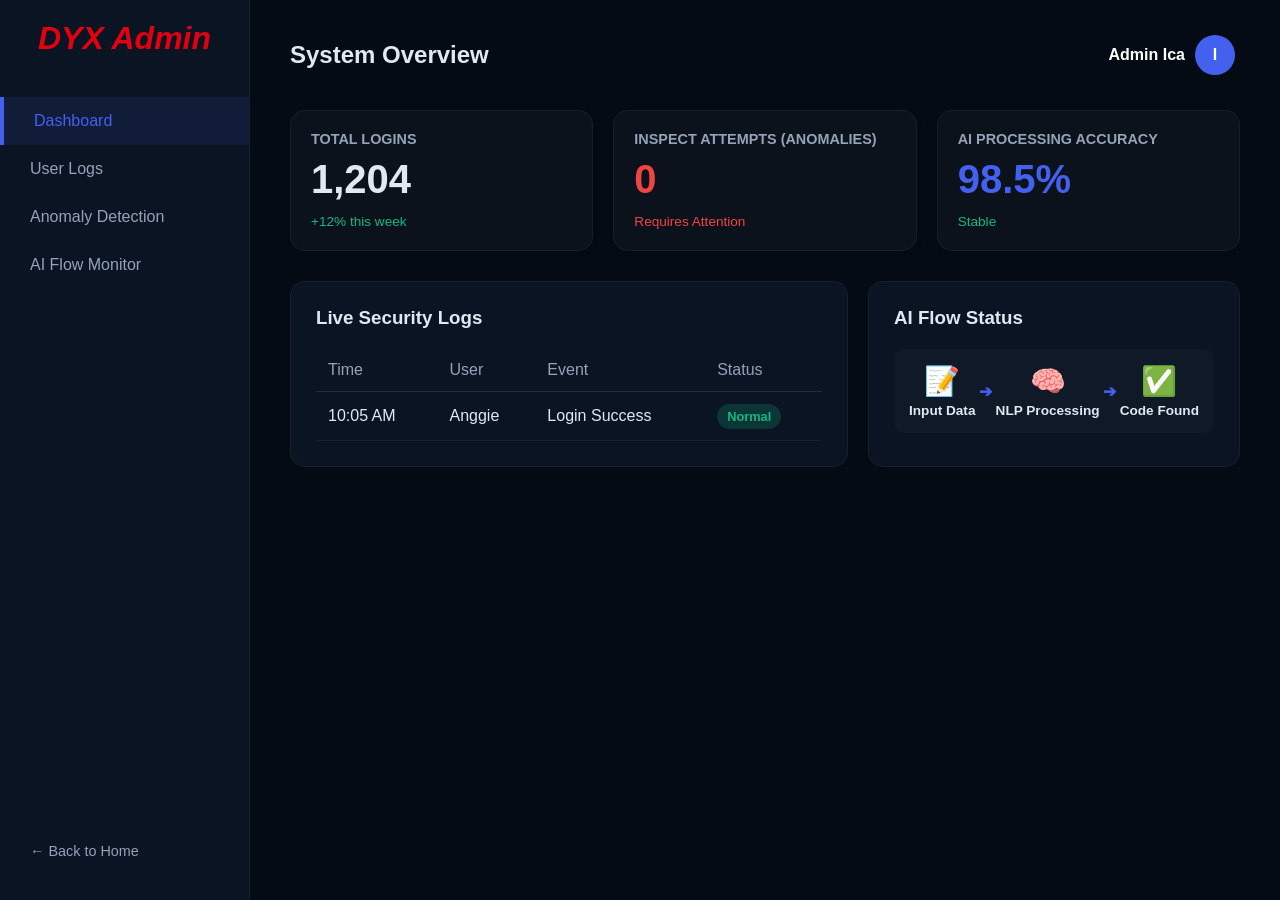
<file: Admin.html>
<!DOCTYPE html>
<html lang="id">
<head>
    <meta charset="UTF-8">
    <meta name="viewport" content="width=device-width, initial-scale=1.0">
    <title>Admin Dashboard - DYX</title>
    <link rel="stylesheet" href="Admin.css">
</head>
<body>
    <div class="admin-container">
        <aside class="sidebar">
            <div class="brand-logo">DYX Admin</div>
            <ul class="nav-links">
                <li class="active" data-target="view-dashboard"><a href="#">Dashboard</a></li>
                <li data-target="view-user-logs"><a href="#">User Logs</a></li>
                <li data-target="view-anomaly"><a href="#">Anomaly Detection</a></li>
                <li data-target="view-ai-flow"><a href="#">AI Flow Monitor</a></li>
            </ul>
            <div class="sidebar-bottom">
                <a href="home.html" class="back-btn">← Back to Home</a>
            </div>
        </aside>

        <main class="main-content">
            <header class="admin-header">
                <h2>System Overview</h2>
                
                <div class="admin-profile">
                    <div class="template">
                        <div tabindex="0" class="popup button profile-btn">
                            <div class="popup-header">
                                <span style="font-weight: 600; color: #fff; margin-right: 10px;">Admin Ica</span>
                                <div class="avatar">I</div>
                            </div>
                            <div class="popup-main">
                                <ul class="list-box">
                                    <li class="button item" onclick="window.location.href='home.html'">Back to Home</li>
                                    <hr />
                                    <li class="button item quit" id="adminLogoutBtn">Log Out</li>
                                </ul>
                            </div>
                        </div>
                    </div>
                </div>
            </header>

            <section id="view-dashboard" class="tab-section active">
                <div class="stats-grid">
                    <div class="stat-card">
                        <h3>Total Logins</h3>
                        <p class="value" id="totalLogins">1,204</p>
                        <span class="status success">+12% this week</span>
                    </div>
                    <div class="stat-card">
                        <h3>Inspect Attempts (Anomalies)</h3>
                        <p class="value text-danger" id="inspectCount">0</p>
                        <span class="status danger">Requires Attention</span>
                    </div>
                    <div class="stat-card">
                        <h3>AI Processing Accuracy</h3>
                        <p class="value text-primary">98.5%</p>
                        <span class="status success">Stable</span>
                    </div>
                </div>

                <div class="dashboard-grid">
                    <div class="card panel">
                        <h3>Live Security Logs</h3>
                        <div class="table-responsive">
                            <table>
                                <thead>
                                    <tr>
                                        <th>Time</th>
                                        <th>User</th>
                                        <th>Event</th>
                                        <th>Status</th>
                                    </tr>
                                </thead>
                                <tbody id="dashboardLogBody">
                                    <tr>
                                        <td>10:05 AM</td>
                                        <td>Anggie</td>
                                        <td>Login Success</td>
                                        <td><span class="badge success">Normal</span></td>
                                    </tr>
                                </tbody>
                            </table>
                        </div>
                    </div>

                    <div class="card panel">
                        <h3>AI Flow Status</h3>
                        <div class="ai-flow">
                            <div class="flow-step">
                                <div class="step-icon">📝</div>
                                <div class="step-text">Input Data</div>
                            </div>
                            <div class="flow-arrow">➔</div>
                            <div class="flow-step processing">
                                <div class="step-icon">🧠</div>
                                <div class="step-text">NLP Processing</div>
                            </div>
                            <div class="flow-arrow">➔</div>
                            <div class="flow-step success">
                                <div class="step-icon">✅</div>
                                <div class="step-text">Code Found</div>
                            </div>
                        </div>
                    </div>
                </div>
            </section>

            <section id="view-user-logs" class="tab-section">
                <div class="card panel">
                    <h3>Complete User Logs</h3>
                    <p style="color: #94a3b8; margin-bottom: 20px;">History of all users entering the HS Code system.</p>
                    <div class="table-responsive">
                        <table>
                            <thead>
                                <tr>
                                    <th>Date & Time</th>
                                    <th>User</th>
                                    <th>Action</th>
                                </tr>
                            </thead>
                            <tbody>
                                <tr><td>Today, 10:05 AM</td><td>Anggie</td><td>Login Success</td></tr>
                                <tr><td>Today, 09:30 AM</td><td>Aura</td><td>Login Success</td></tr>
                                <tr><td>Yesterday, 14:20 PM</td><td>Ica</td><td>Logged Out</td></tr>
                                <tr><td>Yesterday, 08:15 AM</td><td>Ica</td><td>Login Success</td></tr>
                            </tbody>
                        </table>
                    </div>
                </div>
            </section>

            <section id="view-anomaly" class="tab-section">
                <div class="card panel" style="border-color: rgba(239, 68, 68, 0.3);">
                    <h3 style="color: #ef4444;">🚨 Suspicious Activities (Inspect Element & Right-Click)</h3>
                    <div class="table-responsive">
                        <table id="anomalyTable">
                            <thead>
                                <tr>
                                    <th>Time Detected</th>
                                    <th>Target User</th>
                                    <th>Violation Type</th>
                                    <th>Action Taken</th>
                                </tr>
                            </thead>
                            <tbody id="fullAnomalyBody">
                                </tbody>
                        </table>
                    </div>
                </div>
            </section>

            <section id="view-ai-flow" class="tab-section">
                <div class="card panel">
                    <h3>Deep AI Task Complexity Monitor</h3>
                    
                    <div class="ai-flow" style="margin-bottom: 20px;">
                        <div class="flow-step">
                            <div class="step-icon">📝</div>
                            <div class="step-text">Input Data<br><small>Complex Engine Parts</small></div>
                        </div>
                        <div class="flow-arrow">➔</div>
                        <div class="flow-step processing">
                            <div class="step-icon">🧠</div>
                            <div class="step-text">NLP Processing<br><small>Extracting Keywords...</small></div>
                        </div>
                        <div class="flow-arrow">➔</div>
                        <div class="flow-step success">
                            <div class="step-icon">✅</div>
                            <div class="step-text">HS Code Found<br><small>8409.99.10</small></div>
                        </div>
                    </div>
                    
                    <div class="ai-flow">
                        <div class="flow-step">
                            <div class="step-icon">📝</div>
                            <div class="step-text">Input Data<br><small>Ambiguous text: "Gigi"</small></div>
                        </div>
                        <div class="flow-arrow">➔</div>
                        <div class="flow-step processing">
                            <div class="step-icon">🧠</div>
                            <div class="step-text">Neural Net<br><small>Low Confidence...</small></div>
                        </div>
                        <div class="flow-arrow">➔</div>
                        <div class="flow-step error">
                            <div class="step-icon">❌</div>
                            <div class="step-text">Manual Review<br><small>Needs Human</small></div>
                        </div>
                    </div>
                </div>
            </section>

        </main>
    </div>

    <script src="Admin.js"></script>
</body>
</html>
</file>
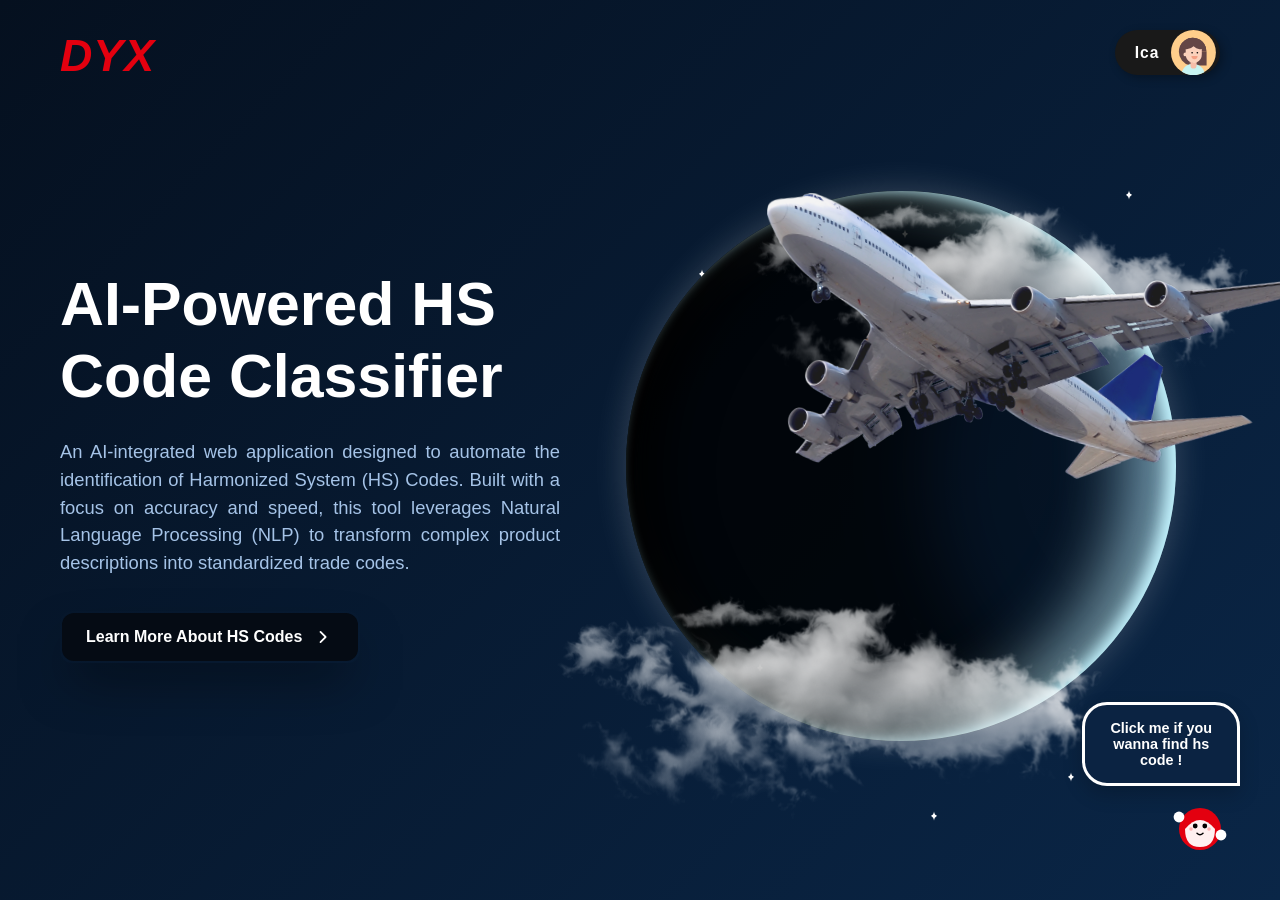
<file: home.html>
<!DOCTYPE html>
<html lang="id">
<head>
    <meta charset="UTF-8">
    <meta name="viewport" content="width=device-width, initial-scale=1.0">
    <title>Home - HS Code System</title>
    <link rel="stylesheet" href="home.css">
</head>
<body>
    <div class="home-container">
        
        <header class="navbar">
            <div class="brand-logo">DYX</div>
            
            <div style="position: relative; z-index: 999;">
                <div class="template">
                    <div
                        tabindex="0"
                        class="popup button"
                        style="padding:0 0.225rem 0; border-radius: 30px; background-color: #191919; box-shadow: 3px 3px 10px rgba(0,0,0,0.3);"
                    >
                        <div class="popup-header">
                            <p id="navUserName" style="letter-spacing: 1px; font-weight: 600; padding: 0.625rem 0.5rem 0.625rem 1rem; color: #fff;">
                                Ica
                            </p>

                            <svg height="45" width="45" viewBox="0 0 1024 1024" class="icon">
                                <path fill="#FFCE8B" d="M1021.103385 510.551692A510.551692 510.551692 0 1 1 510.551692 0a510.551692 510.551692 0 0 1 510.551693 510.551692"></path>
                                <path fill="#644646" d="M809.99026 493.192935v315.26567H494.979866a317.052601 317.052601 0 0 1-66.626996-7.147724V493.192935z"></path>
                                <path d="M494.979866 808.458605h-66.626996v-7.147724a317.052601 317.052601 0 0 0 66.626996 7.147724"></path>
                                <path fill="#644646" d="M809.99026 493.192935H428.35287v308.117946A315.010394 315.010394 0 0 1 178.693092 493.192935a310.670705 310.670705 0 0 1 21.953723-115.639958A314.755118 314.755118 0 0 1 494.979866 178.693092a308.373222 308.373222 0 0 1 82.96465 11.232138 313.989291 313.989291 0 0 1 232.045744 304.033532"></path>
                                <path fill="#C7F4F1" d="M758.935091 959.581906a510.551692 510.551692 0 0 1-512.338624-9.18993 268.55019 268.55019 0 0 1 512.338624 9.18993"></path>
                                <path fill="#F7BEA9" d="M581.263102 727.02561v86.793788a68.924478 68.924478 0 0 1-137.593681 0v-91.133477a184.309161 184.309161 0 0 0 74.285271 15.571826 178.693092 178.693092 0 0 0 63.30841-11.232137"></path>
                                <path fill="#FBD1BB" d="M700.987474 390.572045v163.121266a195.796574 195.796574 0 0 1-119.724372 183.798609 172.566472 172.566472 0 0 1-137.593681-4.850241 197.072953 197.072953 0 0 1-108.747511-178.693093v-163.376541a189.92523 189.92523 0 0 1 183.032782-195.796574 176.39561 176.39561 0 0 1 129.424854 57.437065 201.667919 201.667919 0 0 1 53.607928 138.359509"></path>
                                <path fill="#FBD1BB" d="M370.405253 553.182759a43.396894 43.396894 0 1 1-43.396894-41.099411 42.37579 42.37579 0 0 1 43.396894 41.099411"></path>
                                <path fill="#F49F83" d="M605.769583 590.963584v2.042207a70.966685 70.966685 0 1 1-141.93337 0v-2.042207"></path>
                                <path fill="#030303" d="M499.064279 517.699416a18.890413 18.890413 0 1 1-18.890412-18.890412 18.890413 18.890413 0 0 1 18.890412 18.890412M619.043927 517.699416a18.890413 18.890413 0 1 1-18.890412-18.890412 18.890413 18.890413 0 0 1 18.890412 18.890412"></path>
                                <path fill="#644646" d="M796.46064 401.038354a224.387469 224.387469 0 0 1-282.590362-28.590894 224.132193 224.132193 0 0 1-312.202359 5.105517A314.755118 314.755118 0 0 1 494.979866 178.693092a308.373222 308.373222 0 0 1 82.96465 11.232138 316.031498 316.031498 0 0 1 218.516124 211.878952"></path>
                            </svg>
                        </div>

                        <div class="popup-main">
                            <ul class="list-box">
                                <li class="button item" onclick="window.location.href='Admin.html'"">Admin</li>
                                <li class="button item" onclick="window.location.href='about.html'">About Us</li>
                                <hr />
                                <li class="button item quit" id="logoutBtn">Quit</li>
                            </ul>   
                        </div>
                    </div>
                </div>
            </div>
            </header>

        <main class="content-wrapper">
            
            <div class="text-section">
                <h1 class="main-heading">
                    <span class="text-white">AI-Powered</span> <span class="text-white">HS</span><br>
                    <span class="text-white">Code</span> <span class="text-white">Classifier</span>
                </h1>
                
                <p class="description">
                    An AI-integrated web application
                    designed to automate the identification of
                    Harmonized System (HS) Codes. Built
                    with a focus on accuracy and speed, this
                    tool leverages Natural Language
                    Processing (NLP) to transform complex
                    product descriptions into standardized
                    trade codes.
                </p>

                <a href="https://www.insw.go.id/intr" target="_blank" class="hs-glow-btn">
                    <span class="hs-btn-gradient"></span>
                    <span class="hs-btn-content">
                        <div class="hs-btn-inner">
                            <span class="hs-btn-text">Learn More About HS Codes</span>
                            <svg class="hs-btn-icon" aria-hidden="true" fill="currentColor" viewBox="0 0 20 20" xmlns="http://www.w3.org/2000/svg">
                                <path clip-rule="evenodd" d="M8.22 5.22a.75.75 0 0 1 1.06 0l4.25 4.25a.75.75 0 0 1 0 1.06l-4.25 4.25a.75.75 0 0 1-1.06-1.06L11.94 10 8.22 6.28a.75.75 0 0 1 0-1.06Z" fill-rule="evenodd"></path>
                            </svg>
                        </div>
                    </span>
                </a>
            </div>

            <div class="visual-section">
                <div class="stars-container">
                    <div id="star-1"><div class="curved-corner-star"><div id="curved-corner-bottomright"></div><div id="curved-corner-bottomleft"></div></div><div class="curved-corner-star"><div id="curved-corner-topright"></div><div id="curved-corner-topleft"></div></div></div>
                    <div id="star-2"><div class="curved-corner-star"><div id="curved-corner-bottomright"></div><div id="curved-corner-bottomleft"></div></div><div class="curved-corner-star"><div id="curved-corner-topright"></div><div id="curved-corner-topleft"></div></div></div>
                    <div id="star-3"><div class="curved-corner-star"><div id="curved-corner-bottomright"></div><div id="curved-corner-bottomleft"></div></div><div class="curved-corner-star"><div id="curved-corner-topright"></div><div id="curved-corner-topleft"></div></div></div>
                    <div id="star-4"><div class="curved-corner-star"><div id="curved-corner-bottomright"></div><div id="curved-corner-bottomleft"></div></div><div class="curved-corner-star"><div id="curved-corner-topright"></div><div id="curved-corner-topleft"></div></div></div>
                    <div id="star-5"><div class="curved-corner-star"><div id="curved-corner-bottomright"></div><div id="curved-corner-bottomleft"></div></div><div class="curved-corner-star"><div id="curved-corner-topright"></div><div id="curved-corner-topleft"></div></div></div>
                    <div id="star-6"><div class="curved-corner-star"><div id="curved-corner-bottomright"></div><div id="curved-corner-bottomleft"></div></div><div class="curved-corner-star"><div id="curved-corner-topright"></div><div id="curved-corner-topleft"></div></div></div>
                    <div id="star-7"><div class="curved-corner-star"><div id="curved-corner-bottomright"></div><div id="curved-corner-bottomleft"></div></div><div class="curved-corner-star"><div id="curved-corner-topright"></div><div id="curved-corner-topleft"></div></div></div>
                </div>

                <div class="earth-home"></div>
                
                <img src="img/cloud.svg" class="home-cloud cloud-back" alt="Cloud">
                <img src="img/Airplane2.svg" class="home-airplane" alt="Airplane">
                <img src="img/cloud.svg" class="home-cloud cloud-front" alt="Cloud">
            </div>

        </main>

        <div class="chatbot-widget">
            <div class="speech-bubble">
                Click me if you<br>wanna find hs<br>code !
            </div>
            <div class="mascot">
                <svg width="60" height="60" viewBox="0 0 100 100" xmlns="http://www.w3.org/2000/svg">
                    <circle cx="50" cy="55" r="35" fill="#E3000F" />
                    <path d="M 25 55 Q 50 25 75 55 Q 75 85 50 85 Q 25 85 25 55" fill="#FFF0F0" />
                    <circle cx="42" cy="50" r="4" fill="#000" />
                    <circle cx="58" cy="50" r="4" fill="#000" />
                    <circle cx="35" cy="55" r="3" fill="#FFB3B3" />
                    <circle cx="65" cy="55" r="3" fill="#FFB3B3" />
                    <path d="M 45 62 Q 50 67 55 62" stroke="#000" stroke-width="2.5" fill="transparent" stroke-linecap="round"/>
                    <circle cx="15" cy="35" r="9" fill="#FFF" />
                    <circle cx="85" cy="65" r="9" fill="#FFF" />
                </svg>
            </div>
        </div>

        <div class="chat-container" id="chatContainer">
            <div class="chat-sidebar">
                <button class="new-chat-btn">+ New Chat</button>
                <div class="history-list">
                    <p class="history-title">Riwayat</p>
                    <div class="history-item">Analisis HS Code Mesin</div>
                    <div class="history-item">Data Procurement</div>
                </div>
            </div>

            <div class="chat-main">
                <div class="chat-header">
                    <span>AI HS Code</span>
                    <div class="header-actions">
                        <button id="expandBtn">⤢</button>
                        <button id="closeChat">×</button>
                    </div>
                </div>
                <div class="chat-messages" id="chatMessages">
                    <div class="bot-msg">Halo Ica, ada yang bisa saya bantu?</div>
                </div>
                <div class="chat-input">
                    <input type="text" id="chatInput" placeholder="Ketik pesan...">
                    <button id="sendBtn">➤</button>
                </div>
            </div>
        </div>

    </div>
    <script src="app.js"></script>
</body>
</html>
</file>
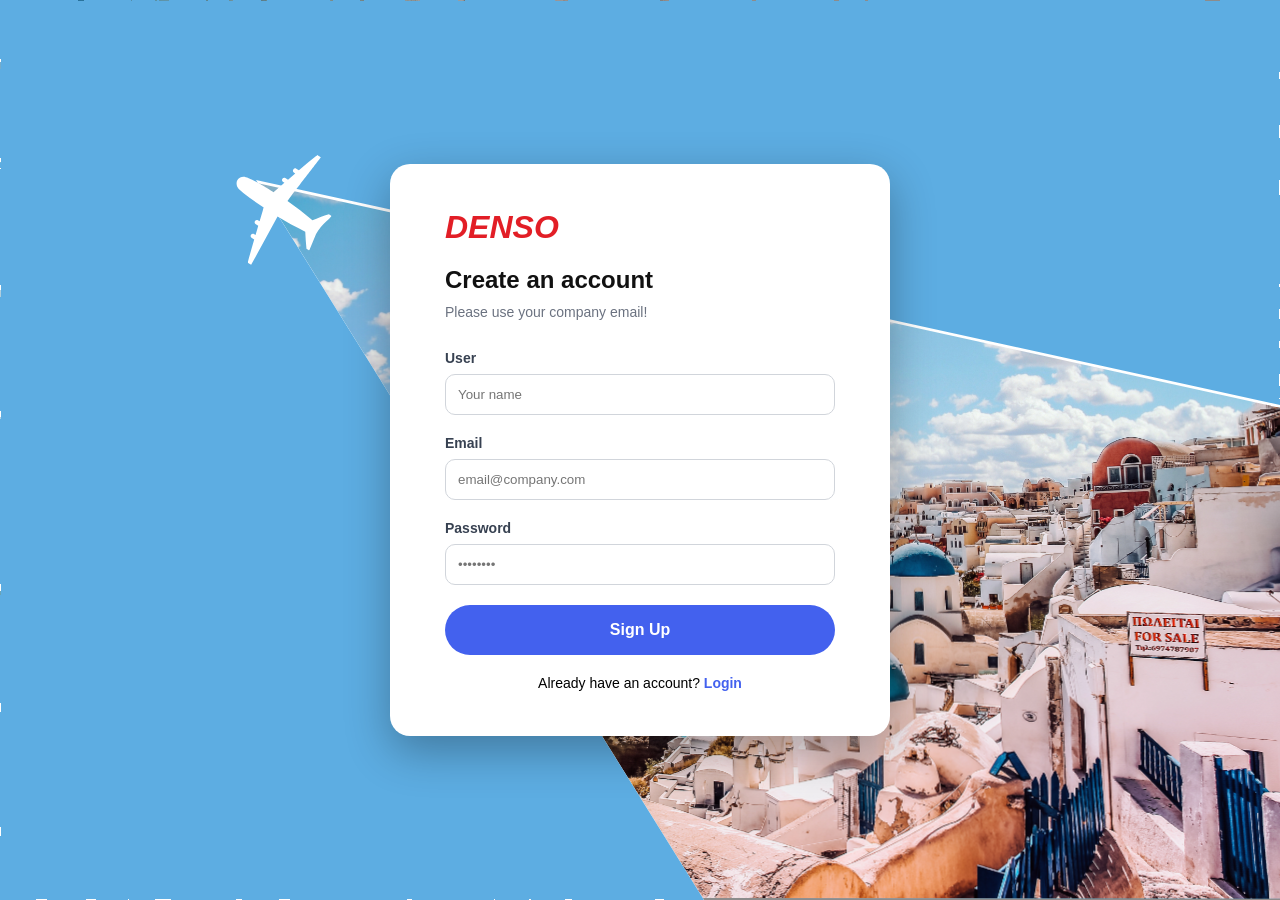
<file: signup.html>
<!DOCTYPE html>
<html lang="id">
<head>
    <meta charset="UTF-8">
    <meta name="viewport" content="width=device-width, initial-scale=1.0">
    <title>Sign Up - Denso</title>
    <link rel="stylesheet" href="SignUp.css">
</head>
<body>

<div id="signupPage-wrapper">
    <div class="background-content"></div>

    <div class="sky-white-edge"></div>
    <div class="sky-overlay"></div>

    <svg style="position: absolute; width: 0; height: 0; pointer-events: none;">
        <filter id="rough-edge">
            <feTurbulence type="fractalNoise" baseFrequency="0.04" numOctaves="3" result="noise" />
            <feDisplacementMap in="SourceGraphic" in2="noise" scale="4" />
        </filter>
        
        <defs>
            <path id="cloud-path" d="M25,60 C15,60 10,50 15,40 C10,30 20,20 30,25 C35,15 50,15 55,25 C65,20 75,30 70,40 C75,50 70,60 60,60 Z" />
        </defs>
    </svg>

    <svg class="cloud cloud-1" viewBox="0 0 100 100"><use href="#cloud-path"/></svg>
    <svg class="cloud cloud-2" viewBox="0 0 100 100"><use href="#cloud-path"/></svg>
    <svg class="cloud cloud-3" viewBox="0 0 100 100"><use href="#cloud-path"/></svg>
    <svg class="cloud cloud-4" viewBox="0 0 100 100"><use href="#cloud-path"/></svg>
    <svg class="cloud cloud-5" viewBox="0 0 100 100"><use href="#cloud-path"/></svg>

    <img src="img/Airplane.svg" class="airplane" alt="Airplane">

    <div class="signup-card"> 
        <div class="brand">DENSO</div>
        <h2 class="main-title">Create an account</h2>
        <p class="subtitle">Please use your company email!</p>
        
        <form id="signupForm">
            <div class="input-group">
                <label>User</label>
                <input type="text" placeholder="Your name" required>
            </div>
            <div class="input-group">
                <label>Email</label>
                <input type="email" placeholder="email@company.com" required>
            </div>
            <div class="input-group">
                <label>Password</label>
                <input type="password" placeholder="••••••••" required>
            </div>
            <button type="submit" class="btn-blue">Sign Up</button>
            <p style="margin-top: 20px; font-size: 14px; text-align: center;">
                Already have an account? <a href="index.html" style="color: #4361ee; font-weight: bold; text-decoration: none;">Login</a>
            </p>
        </form>
    </div> 
</div> 

<script src="app.js"></script>
</body>
</html>
</file>
<file: Admin.css>
* {
    margin: 0;
    padding: 0;
    box-sizing: border-box;
    font-family: 'Segoe UI', Tahoma, Geneva, Verdana, sans-serif;
}

body {
    background: #050b14;
    color: #e2e8f0;
    overflow-x: hidden;
}

.admin-container {
    display: flex;
    height: 100vh;
}

/* SIDEBAR */
.sidebar {
    width: 250px;
    background: #0a1423;
    border-right: 1px solid rgba(255, 255, 255, 0.05);
    display: flex;
    flex-direction: column;
    padding: 20px 0;
}

.sidebar .brand-logo {
    color: #E3000F;
    font-size: 2rem;
    font-style: italic;
    font-weight: 900;
    text-align: center;
    margin-bottom: 40px;
}

.nav-links {
    list-style: none;
    flex: 1;
}

.nav-links li a {
    display: block;
    padding: 15px 30px;
    color: #94a3b8;
    text-decoration: none;
    transition: 0.3s;
    font-weight: 500;
}

.nav-links li.active a, .nav-links li a:hover {
    background: rgba(67, 97, 238, 0.1);
    color: #4361ee;
    border-left: 4px solid #4361ee;
}

.sidebar-bottom { padding: 20px 30px; }
.back-btn { color: #94a3b8; text-decoration: none; font-size: 0.9rem; }
.back-btn:hover { color: #fff; }

/* MAIN CONTENT */
.main-content {
    flex: 1;
    padding: 30px 40px;
    overflow-y: auto;
}

.admin-header {
    display: flex;
    justify-content: space-between;
    align-items: center;
    margin-bottom: 30px;
}

.admin-profile { display: flex; align-items: center; gap: 15px; }
.admin-profile .avatar {
    width: 40px; height: 40px; background: #4361ee; border-radius: 50%;
    display: flex; justify-content: center; align-items: center; font-weight: bold;
}

/* STATS GRID */
.stats-grid {
    display: grid;
    grid-template-columns: repeat(3, 1fr);
    gap: 20px;
    margin-bottom: 30px;
}

.stat-card {
    background: rgba(255, 255, 255, 0.03);
    border: 1px solid rgba(255, 255, 255, 0.05);
    padding: 20px;
    border-radius: 15px;
    box-shadow: 0 4px 6px rgba(0,0,0,0.1);
}

.stat-card h3 { font-size: 0.9rem; color: #94a3b8; margin-bottom: 10px; text-transform: uppercase;}
.stat-card .value { font-size: 2.5rem; font-weight: bold; margin-bottom: 10px; }
.text-danger { color: #ef4444; }
.text-primary { color: #4361ee; }
.status.success { color: #10b981; font-size: 0.85rem; }
.status.danger { color: #ef4444; font-size: 0.85rem; }

/* DASHBOARD GRID (Tabel & AI) */
.dashboard-grid {
    display: grid;
    grid-template-columns: 1.5fr 1fr;
    gap: 20px;
}

.panel {
    background: #0a1423;
    border: 1px solid rgba(255, 255, 255, 0.05);
    padding: 25px;
    border-radius: 15px;
}

.panel h3 { margin-bottom: 20px; font-weight: 600; }

/* TABLE */
table { width: 100%; border-collapse: collapse; text-align: left; }
th { padding: 12px; border-bottom: 1px solid rgba(255, 255, 255, 0.1); color: #94a3b8; font-weight: 500;}
td { padding: 15px 12px; border-bottom: 1px solid rgba(255, 255, 255, 0.05); }
.badge { padding: 5px 10px; border-radius: 20px; font-size: 0.8rem; font-weight: bold; }
.badge.success { background: rgba(16, 185, 129, 0.2); color: #10b981; }
.badge.warning { background: rgba(245, 158, 11, 0.2); color: #f59e0b; }
.badge.danger { background: rgba(239, 68, 68, 0.2); color: #ef4444; }

/* AI FLOW VISUALIZER */
.ai-flow {
    display: flex;
    align-items: center;
    justify-content: space-between;
    background: rgba(255,255,255,0.02);
    padding: 15px;
    border-radius: 10px;
}

.flow-step { text-align: center; }
.step-icon { font-size: 1.8rem; margin-bottom: 5px; }
.step-text { font-size: 0.85rem; font-weight: bold; }
.step-text small { color: #94a3b8; font-weight: normal; }
.flow-arrow { color: #4361ee; font-weight: bold; }

.flow-step.processing .step-icon { animation: pulse 1.5s infinite; }
@keyframes pulse { 0% { transform: scale(1); } 50% { transform: scale(1.1); } 100% { transform: scale(1); } }

/* --- fitur TAB dan Dropdown Profile ala Admin --- */
* { margin: 0; padding: 0; box-sizing: border-box; font-family: 'Segoe UI', Tahoma, Geneva, Verdana, sans-serif; }
body { background: #050b14; color: #e2e8f0; overflow-x: hidden; }

.admin-container { display: flex; height: 100vh; }

/* SIDEBAR */
.sidebar { width: 250px; background: #0a1423; border-right: 1px solid rgba(255, 255, 255, 0.05); display: flex; flex-direction: column; padding: 20px 0; }
.sidebar .brand-logo { color: #E3000F; font-size: 2rem; font-style: italic; font-weight: 900; text-align: center; margin-bottom: 40px; }
.nav-links { list-style: none; flex: 1; }
.nav-links li { cursor: pointer; }
.nav-links li a { display: block; padding: 15px 30px; color: #94a3b8; text-decoration: none; transition: 0.3s; font-weight: 500; pointer-events: none; }
.nav-links li.active a, .nav-links li:hover a { background: rgba(67, 97, 238, 0.1); color: #4361ee; border-left: 4px solid #4361ee; }
.sidebar-bottom { padding: 20px 30px; }
.back-btn { color: #94a3b8; text-decoration: none; font-size: 0.9rem; }
.back-btn:hover { color: #fff; }

/* MAIN CONTENT */
.main-content { flex: 1; padding: 30px 40px; overflow-y: auto; position: relative; }
.admin-header { display: flex; justify-content: space-between; align-items: center; margin-bottom: 30px; }

/* TAB SYSTEM (Sembunyikan yang tidak aktif) */
.tab-section { display: none; animation: fadeIn 0.4s ease; }
.tab-section.active { display: block; }
@keyframes fadeIn { from { opacity: 0; transform: translateY(10px); } to { opacity: 1; transform: translateY(0); } }

/* ADMIN PROFILE & DROPDOWN */
.admin-profile { position: relative; z-index: 100; }
.admin-profile .avatar { width: 40px; height: 40px; background: #4361ee; border-radius: 50%; display: flex; justify-content: center; align-items: center; font-weight: bold; color: white; }

/* Dropdown CSS disesuaikan untuk Admin */
.template {
    --fill: transparent; --fill-hover: rgba(255, 255, 255, 0.05);
    --txt: #e2e8f0; --br: 10px; --gap: 0.25rem; display: flex;
}
.profile-btn { cursor: pointer; border: none; background: transparent; padding: 5px; }
.popup-header { display: flex; align-items: center; }
.popup-main {
    position: absolute; top: 100%; right: 0; opacity: 0; visibility: hidden;
    margin-top: 10px; border-radius: var(--br); padding: 10px;
    background-color: #0a1423; border: 1px solid rgba(255,255,255,0.1);
    box-shadow: 0 10px 30px rgba(0,0,0,0.5); transition: 0.3s; min-width: 150px;
}
.profile-btn:focus .popup-main, .profile-btn:focus-within .popup-main { opacity: 1; visibility: visible; }
.list-box { list-style: none; display: flex; flex-direction: column; }
.list-box .item { padding: 10px 15px; color: var(--txt); cursor: pointer; border-radius: 5px; text-align: left; }
.list-box .item:hover { background: var(--fill-hover); }
.list-box .item.quit:hover { background: #e21e26; color: white; }
hr { border: none; border-top: 1px dashed rgba(255,255,255,0.2); margin: 8px 0; }

/* DASHBOARD & STATS (Sama seperti sebelumnya) */
.stats-grid { display: grid; grid-template-columns: repeat(3, 1fr); gap: 20px; margin-bottom: 30px; }
.stat-card { background: rgba(255, 255, 255, 0.03); border: 1px solid rgba(255, 255, 255, 0.05); padding: 20px; border-radius: 15px; box-shadow: 0 4px 6px rgba(0,0,0,0.1); }
.stat-card h3 { font-size: 0.9rem; color: #94a3b8; margin-bottom: 10px; text-transform: uppercase;}
.stat-card .value { font-size: 2.5rem; font-weight: bold; margin-bottom: 10px; }
.text-danger { color: #ef4444; }
.text-primary { color: #4361ee; }
.status.success { color: #10b981; font-size: 0.85rem; }
.status.danger { color: #ef4444; font-size: 0.85rem; }

.dashboard-grid { display: grid; grid-template-columns: 1.5fr 1fr; gap: 20px; }
.panel { background: #0a1423; border: 1px solid rgba(255, 255, 255, 0.05); padding: 25px; border-radius: 15px; margin-bottom: 20px; }
.panel h3 { margin-bottom: 20px; font-weight: 600; }

table { width: 100%; border-collapse: collapse; text-align: left; }
th { padding: 12px; border-bottom: 1px solid rgba(255, 255, 255, 0.1); color: #94a3b8; font-weight: 500;}
td { padding: 15px 12px; border-bottom: 1px solid rgba(255, 255, 255, 0.05); }
.badge { padding: 5px 10px; border-radius: 20px; font-size: 0.8rem; font-weight: bold; }
.badge.success { background: rgba(16, 185, 129, 0.2); color: #10b981; }
.badge.warning { background: rgba(245, 158, 11, 0.2); color: #f59e0b; }
.badge.danger { background: rgba(239, 68, 68, 0.2); color: #ef4444; }

.ai-flow { display: flex; align-items: center; justify-content: space-between; background: rgba(255,255,255,0.02); padding: 15px; border-radius: 10px; }
.flow-step { text-align: center; }
.step-icon { font-size: 1.8rem; margin-bottom: 5px; }
.step-text { font-size: 0.85rem; font-weight: bold; }
.step-text small { color: #94a3b8; font-weight: normal; }
.flow-arrow { color: #4361ee; font-weight: bold; }
.flow-step.processing .step-icon { animation: pulse 1.5s infinite; }
.flow-step.error .step-icon { color: #ef4444; }
@keyframes pulse { 0% { transform: scale(1); } 50% { transform: scale(1.1); } 100% { transform: scale(1); } }

/* Sembunyikan semua section secara default */
.tab-content {
    display: none;
    animation: fadeEffect 0.4s; /* Efek transisi halus */
}

/* Hanya tampilkan yang punya class active */
.tab-content.active {
    display: block;
}

@keyframes fadeEffect {
    from { opacity: 0; transform: translateY(10px); }
    to { opacity: 1; transform: translateY(0); }
}
</file>
<file: home.css>
/* --- RESET & GLOBAL --- */
* {
    margin: 0;
    padding: 0;
    box-sizing: border-box;
    font-family: 'Segoe UI', Tahoma, Geneva, Verdana, sans-serif;
}

body {
    /* Latar belakang dipergelap menjadi Deep Space Navy */
    background: linear-gradient(135deg, #05101f 0%, #0a2647 100%);
    overflow: hidden; 
}

.home-container {
    width: 100vw;
    height: 100vh;
    display: flex;
    flex-direction: column;
    position: relative;
}

/* --- NAVBAR / HEADER --- */
.navbar {
    display: flex;
    justify-content: space-between;
    align-items: flex-start;
    padding: 30px 60px;
    z-index: 20;
}

.brand-logo {
    color: #E3000F; 
    font-size: 2.8rem;
    font-style: italic;
    font-weight: 900;
    letter-spacing: 1px;
}

/* --- MAIN CONTENT LAYOUT --- */
.content-wrapper {
    flex: 1;
    display: flex;
    padding: 0 60px;
    position: relative;
}

/* --- BAGIAN KIRI: TEKS --- */
.text-section {
    flex: 0 0 50%;
    display: flex;
    flex-direction: column;
    justify-content: center;
    padding-bottom: 80px; 
    z-index: 10;
}

.main-heading {
    font-size: 3.8rem;
    line-height: 1.2;
    margin-bottom: 25px;
    font-weight: 800;
}

.text-black { color: #ffffff; } 
.text-white { color: #ffffff; }

.description {
    font-size: 1.15rem;
    color: #a5c3e7; 
    line-height: 1.5;
    font-weight: 500;
    max-width: 500px;
    text-align: justify; 
}

/* --- BAGIAN KANAN: VISUAL BUMI & PESAWAT --- */
.visual-section {
    flex: 1;
    position: relative;
}

/* 1. Bumi */
.earth-home {
    height: 550px; 
    width: 550px;
    position: absolute;
    top: 45%; 
    left: 45%; 
    transform: translate(-50%, -50%);
    
    background-image: url("https://eoimages.gsfc.nasa.gov/images/imagerecords/74000/74117/world.200408.3x5400x2700.jpg");
    background-size: auto 100%;
    background-repeat: repeat-x;
    background-position: 0 center;
    
    border-radius: 50%;
    animation: earthRotateHome 40s linear infinite;
    
    box-shadow: 
        0px 0 35px RGBA(255, 255, 255, 0.2), 
        -10px 0px 15px #c3f4ff inset,
        30px 5px 50px #000 inset, 
        -45px -5px 65px #c3f4ff99 inset,
        500px 0px 80px #00000066 inset, 
        300px 0px 75px #000000aa inset;
    z-index: 2; 
}

@keyframes earthRotateHome {
    0%   { background-position: 0 center; }
    100% { background-position: 5400px center; }
}

/* --- CSS BINTANG (Stars) --- */
.stars-container {
    position: absolute;
    inset: 0;
    z-index: 1;
}

.curved-corner-star { display: flex; position: relative; }
#curved-corner-bottomleft, #curved-corner-bottomright, #curved-corner-topleft, #curved-corner-topright {
    width: 4px; height: 5px; overflow: hidden; position: relative;
}
#curved-corner-bottomleft:before, #curved-corner-bottomright:before, #curved-corner-topleft:before, #curved-corner-topright:before {
    content: ""; display: block; width: 200%; height: 200%; position: absolute; border-radius: 50%;
}
#curved-corner-bottomleft:before { bottom: 0; left: 0; box-shadow: -5px 5px 0 0 white; }
#curved-corner-bottomright:before { bottom: 0; right: 0; box-shadow: 5px 5px 0 0 white; }
#curved-corner-topleft:before { top: 0; left: 0; box-shadow: -5px -5px 0 0 white; }
#curved-corner-topright:before { top: 0; right: 0; box-shadow: 5px -5px 0 0 white; }

@keyframes twinkling { 0%, 100% { opacity: 0.2; } 50% { opacity: 1; } }

#star-1 { position: absolute; left: 10%; top: 20%; animation: twinkling 3s infinite; }
#star-2 { position: absolute; left: 20%; top: 70%; animation: twinkling 2s infinite; }
#star-3 { position: absolute; right: 15%; top: 10%; animation: twinkling 4s infinite; }
#star-4 { position: absolute; right: 25%; bottom: 15%; animation: twinkling 3s infinite; }
#star-5 { position: absolute; left: 45%; top: 15%; animation: twinkling 1.5s infinite; }
#star-6 { position: absolute; right: 40%; top: 25%; animation: twinkling 4s infinite; }
#star-7 { position: absolute; left: 50%; bottom: 10%; animation: twinkling 2.5s infinite; }

/* 2. Pesawat */
.home-airplane {
    position: absolute;
    width: 580px;
    top: 30%;
    left: 70%;
    transform: translate(-50%, -50%) rotate(5deg);
    z-index: 5;
    animation: floatHomePlane 15s ease-in-out infinite;
}

@keyframes floatHomePlane {
    0%, 100% { transform: translate(-50%, -50%) rotate(5deg); }
    50% { transform: translate(-50%, -65px) rotate(8deg); }
}

.home-cloud {
    position: absolute;
    opacity: 0.85;
}

.cloud-back {
    width: 500px;
    top: 10%;
    right: -5%;
    z-index: 2; 
    animation: cloudDrift 8s infinite alternate ease-in-out;
}

.cloud-front {
    width: 550px;
    bottom: 10%;
    left: -15%;
    z-index: 6; 
    animation: cloudDrift 10s infinite alternate-reverse ease-in-out;
}

@keyframes cloudDrift {
    0% { transform: translateX(0); }
    100% { transform: translateX(30px); }
}

/* --- MASKOT CHATBOT --- */
.chatbot-widget {
    position: absolute;
    bottom: 40px;
    right: 40px;
    display: flex;
    flex-direction: column;
    align-items: flex-end;
    z-index: 100;
    cursor: pointer;
    transition: transform 0.3s ease;
}

.chatbot-widget:hover {
    transform: translateY(-5px) scale(1.05);
}

.speech-bubble {
    background-color: #0b2342; 
    color: #ffffff;
    font-weight: 700;
    font-size: 0.9rem;
    text-align: center;
    padding: 15px 25px;
    border-radius: 25px 25px 0 25px; 
    border: 3px solid #ffffff;
    margin-bottom: 10px;
    box-shadow: 0 8px 20px rgba(0,0,0,0.2);
}

.mascot {
    margin-right: 10px;
    animation: bounceBot 2s infinite alternate ease-in-out;
}

@keyframes bounceBot {
    0% { transform: translateY(0); }
    100% { transform: translateY(-8px); }
}

/* --- RESPONSIVE UNTUK LAYAR KECIL --- */
@media (max-width: 1000px) {
    .content-wrapper { flex-direction: column; text-align: center; }
    .text-section { flex: none; align-items: center; padding-bottom: 20px; }
    .visual-section { display: none; }
}

/* --- CHATBOX IMPROVED STYLING --- */
.chat-container {
    position: fixed;
    bottom: 30px;
    right: 30px;
    width: 400px;
    height: 600px;
    background: #0d1b2a; 
    border: 1px solid rgba(255, 255, 255, 0.1);
    border-radius: 20px;
    display: none; 
    flex-direction: row;
    box-shadow: 0 15px 40px rgba(0,0,0,0.6);
    z-index: 9999;
    overflow: hidden;
    transition: all 0.4s cubic-bezier(0.25, 0.8, 0.25, 1);
}

.chat-container.expanded {
    width: 100vw !important;   
    height: 100vh !important;  
    bottom: 0 !important;      
    right: 0 !important;       
    border-radius: 0 !important;    
}

.chat-sidebar {
    display: none; 
    width: 260px;
    background: #0a1423; 
    border-right: 1px solid rgba(255, 255, 255, 0.05);
    padding: 20px;
    flex-direction: column;
}

.chat-container.expanded .chat-sidebar {
    display: flex; 
    width: 300px; 
}

.new-chat-btn {
    background: #1b263b;
    color: #fff;
    border: 1px solid rgba(255,255,255,0.1);
    padding: 12px 15px;
    border-radius: 30px;
    cursor: pointer;
    margin-bottom: 25px;
    font-weight: 600;
    display: flex;
    align-items: center;
    gap: 10px;
    transition: 0.2s;
}
.new-chat-btn:hover { background: #2a3b5c; }

.history-title { color: #8b9bb4; font-size: 0.85rem; font-weight: 600; margin-bottom: 15px; text-transform: uppercase; letter-spacing: 1px; }
.history-item { color: #d1d5db; padding: 12px; border-radius: 10px; cursor: pointer; transition: 0.2s; font-size: 0.95rem; margin-bottom: 5px; }
.history-item:hover { background: rgba(255,255,255,0.05); }

.chat-main {
    flex: 1;
    display: flex;
    flex-direction: column;
    background: #0d1b2a;
}

.chat-header {
    padding: 20px;
    display: flex;
    justify-content: space-between;
    align-items: center;
    border-bottom: 1px solid rgba(255,255,255,0.05);
    font-size: 1.1rem;
    font-weight: 600;
    color: #fff;
}
.header-actions button {
    background: transparent; border: none; color: #a5c3e7; cursor: pointer; font-size: 1.2rem; padding: 0 5px; transition: 0.3s;
}
.header-actions button:hover { color: #fff; transform: scale(1.1); }

.chat-messages {
    flex: 1;
    padding: 20px;
    overflow-y: auto;
    display: flex;
    flex-direction: column;
    gap: 15px;
}
.bot-msg {
    align-self: flex-start;
    background: transparent; 
    color: #e0e1dd;
    line-height: 1.6;
    font-size: 0.95rem;
}

.chat-input-wrapper {
    padding: 20px;
    background: #0d1b2a;
}
.chat-input {
    display: flex;
    align-items: center;
    background: #1b263b; 
    border-radius: 30px; 
    padding: 8px 8px 8px 20px;
    border: 1px solid rgba(255,255,255,0.1);
    box-shadow: 0 5px 15px rgba(0,0,0,0.2);
    transition: 0.3s;
}
.chat-input:focus-within {
    border-color: #4361ee;
    box-shadow: 0 0 0 2px rgba(67, 97, 238, 0.3);
}
.chat-input input {
    flex: 1;
    background: transparent;
    border: none;
    color: #fff;
    outline: none;
    font-size: 1rem;
    padding: 10px 0;
}
.chat-input input::placeholder {
    color: #8b9bb4;
}

#sendBtn {
    background: #4361ee; 
    color: white;
    border: none;
    width: 40px;
    height: 40px;
    border-radius: 50%; 
    display: flex;
    justify-content: center;
    align-items: center;
    cursor: pointer;
    margin-left: 10px;
    transition: 0.2s;
}
#sendBtn:hover {
    background: #3651d4;
    transform: scale(1.05);
}

.hs-glow-btn {
    position: relative;
    display: inline-flex; 
    align-self: flex-start; 
    width: fit-content;    
    margin-top: 35px; 
    padding: 2px; 
    font-weight: 600;
    color: #ffffff;
    border-radius: 0.75rem; 
    box-shadow: 0 25px 50px -12px rgba(0, 0, 0, 0.5); 
    cursor: pointer;
    transition: transform 0.3s ease-in-out;
    text-decoration: none; 
}

.hs-glow-btn:hover { transform: scale(1.05); }
.hs-glow-btn:active { transform: scale(0.95); }

.hs-btn-gradient {
    position: absolute;
    inset: 0;
    border-radius: 0.75rem;
    background: linear-gradient(to right, #2dd4bf, #3b82f6, #a855f7); 
    opacity: 0;
    transition: opacity 0.5s;
}

.hs-glow-btn:hover .hs-btn-gradient {
    opacity: 1;
}

.hs-btn-content {
    position: relative;
    z-index: 10;
    display: block;
    padding: 12px 24px;
    border-radius: 0.75rem;
    background-color: #050b14; 
}

.hs-btn-inner {
    position: relative;
    z-index: 10;
    display: flex;
    align-items: center;
    gap: 8px;
}

.hs-btn-text, .hs-btn-icon {
    transition: transform 0.5s;
}

.hs-glow-btn:hover .hs-btn-text,
.hs-glow-btn:hover .hs-btn-icon {
    transform: translateX(4px);
}

.hs-btn-icon {
    width: 24px;
    height: 24px;
}

/* ==================================================== */
/* NEW TEMPLATE PROFILE DROPDOWN (REVISI)               */
/* ==================================================== */
.template {
  /* fill */
  --fill: #0000;
  --fill-hover: hsla(0, 0%, 45%, 0.2);
  --fill-active: hsl(0, 0%, 10%);
  /* txt */
  --txt: #ccc;
  /*-------------------------*/
  --br: 0.625rem;
  --gap: 0.25rem;
  --popup-main-h: auto; /* Dibuat auto agar menyesuaikan isinya */
  /*-------------------------*/
  display: flex;
  padding: 0;
  margin: 0;
  box-sizing: border-box;
  font-size: 0.975rem;
  color: var(--txt);
}

/* button */
.button {
  position: relative;
  display: inline-block;
  list-style-type: none;
  list-style: none;
  appearance: none;
  outline: 0;
  border: 0;
  cursor: pointer;
  text-decoration: none;
  font-size: inherit;
  color: inherit;
  white-space: nowrap;
  padding: calc(var(--gap) * 2) calc(var(--gap) * 8) calc(var(--gap) * 2) calc(var(--gap) * 4);
  text-align: left;
  background-color: var(--fill);
  border-radius: var(--br) calc(var(--br) / 2) calc(var(--br) / 2) var(--br);
  transition: background-color 500ms;
}

.button:hover {
  background-color: var(--fill-hover);
}

.button.quit:hover {
  background-color: #e21e26; /* Sesuaikan warna merah dengan tema web */
  color: white;
}

.button:focus,
.button:active,
.button.active {
  background-color: var(--fill-active);
}

.template hr {
  margin: 0.8rem;
  border: 1px dashed #313131;
}

/* popup */
.popup {
  position: relative;
}

.popup-header {
  display: flex;
  flex-direction: row;
  flex-wrap: nowrap;
  align-items: center;
  justify-content: flex-end;
  gap: calc(var(--gap) * 1);
}

.popup-main {
  position: absolute;
  top: 100%;
  right: 0;
  opacity: 0;
  visibility: hidden; /* Tambahan agar tidak bisa diklik saat tersembunyi */
  margin-top: var(--gap);
  border-radius: var(--br);
  padding: 0 calc(var(--gap) * 1.5);
  background-color: #191919; /* Disesuaikan dengan warna card lamamu */
  box-shadow: 5px 5px 30px rgb(4, 4, 4);
  transition: 0.4s;
  overflow: hidden;
  height: var(--popup-main-h);
}

.popup:focus .popup-main,
.popup:focus-within .popup-main {
  margin-top: 1rem;
  opacity: 1;
  visibility: visible;
}

.list-box {
  scrollbar-width: none;
  scroll-behavior: smooth;
  overscroll-behavior: contain;
  overflow: auto;
  height: 100%;
  display: flex;
  flex-direction: column;
  padding: calc(var(--gap) * 2) 0 calc(var(--gap) * 3) 0;
}
</file>
<file: SignUp.css>
/* --- GLOBAL --- */
* { 
    margin: 0; 
    padding: 0; 
    box-sizing: border-box; 
    font-family: 'Segoe UI', sans-serif; 
}

body { 
    background-color: #8c8c8c; 
    display: flex; 
    justify-content: center; 
    align-items: center; 
    min-height: 100vh; 
    overflow: hidden; 
}

/* --- TEMA LOGIN (Gudang Denso) --- */
#loginPage.login-container {
    display: flex; 
    width: 900px; 
    height: 550px; 
    background: white; 
    border-radius: 12px; 
    overflow: hidden; 
    box-shadow: 0 20px 40px rgba(0,0,0,0.2);
    position: relative; 
    z-index: 100;
}
#loginPage .login-left { flex: 1; padding: 60px; display: flex; flex-direction: column; justify-content: center; }
#loginPage .login-right { flex: 1; background: #eee; }
#loginPage .login-right img { width: 100%; height: 100%; object-fit: cover; }

/* --- SIGNUP WRAPPER --- */
#signupPage-wrapper {
    position: fixed; 
    inset: 0;
    display: flex; 
    justify-content: center; 
    align-items: center;
    background-color: #8c8c8c;
    overflow: hidden;
    z-index: 1; 
}

.background-content {
    position: absolute; 
    inset: 0;
    background-image: url('img/bg.svg'); /* Ganti dengan background kamu */
    background-size: cover; 
    background-position: center;
    z-index: 0; 
}

/* --- ANIMASI KERTAS ROBEK DAN AWAN --- */
:root {
    --tear-speed: 5.5s; /* Kecepatan sedang */
    --tear-ease: cubic-bezier(0.33, 1, 0.68, 1);
}

.sky-white-edge, .sky-overlay {
    position: absolute;
    inset: 0;
    filter: url(#rough-edge); /* Efek kasar pinggiran kertas */
    animation: followPlaneTear var(--tear-speed) var(--tear-ease) forwards;
}

/* Layer Putih (Pinggiran Robekan) */
.sky-white-edge {
    background-color: white;
    z-index: 1;
    transform: translate(6px, 6px) scale(1.01); /* Outline effect */
}

/* Layer Langit Biru */
.sky-overlay {
    background-color: #5dade2;
    z-index: 2;
}

@keyframes followPlaneTear {
    0% {
        clip-path: polygon(
            0% 0%, 100% 0%, 100% 45%, 
            100% 100%, 
            55% 100%, 0% 100%
        );
    }
    100% {
        clip-path: polygon(
            0% 0%, 100% 0%, 100% 45%, 
            20% 20%, 
            55% 100%, 0% 100%
        );
    }
}

/* --- PESAWAT SINKRON --- */
.airplane {
    position: absolute;
    width: 115px;
    z-index: 100;
    animation: flyPlane var(--tear-speed) var(--tear-ease) forwards;
}

@keyframes flyPlane {
    0% {
        top: 100%;
        left: 100%;
        transform: translate(-30%, -30%) rotate(20deg) scale(0.6);
    }
    100% {
        top: 20%;
        left: 20%;
        transform: translate(-30%, -30%) rotate(20deg) scale(1.1);
    }
}

/* --- AWAN BERGERAK --- */
.cloud {
    position: absolute;
    fill: white;
    opacity: 0.8;
    z-index: 3; /* Di atas langit, di bawah pesawat/card */
    animation: float var(--tear-speed) ease-in-out forwards;
}

/* Atur posisi awal 5 awan secara manual di pojok kanan bawah */
.cloud-1 { width: 80px; top: 85%; left: 90%; animation-delay: 0.1s; }
.cloud-2 { width: 120px; top: 75%; left: 95%; animation-delay: 0.5s; }
.cloud-3 { width: 60px; top: 90%; left: 80%; animation-delay: 0.3s; }
.cloud-4 { width: 100px; top: 80%; left: 85%; animation-delay: 0.7s; }
.cloud-5 { width: 70px; top: 70%; left: 90%; animation-delay: 0.9s; }

/* Animasi awan "ikut terbang" ke pojok kiri atas */
@keyframes float {
    0% { transform: translate(0, 0); }
    100% { transform: translate(-80vw, -80vh); opacity: 0; }
}

/* --- SIGNUP CARD (Diperbaiki) --- */
.signup-card {
    position: absolute; 
    top: 50%;           
    left: 50%;          
    transform: translate(-50%, -50%); 
    z-index: 101; /* Paling atas di wrapper */
    background: white; 
    width: 500px; 
    padding: 45px 55px;
    border-radius: 20px; 
    box-shadow: 0 15px 45px rgba(0,0,0,0.3); 
    text-align: center;
}

.brand { color: #e21e26; font-style: italic; font-weight: 700; font-size: 32px; margin-bottom: 20px; text-align: left; }
.main-title { font-size: 24px; font-weight: 700; margin-bottom: 10px; color: #111; text-align: left; }
.subtitle { font-size: 14px; color: #6b7280; margin-bottom: 30px; text-align: left; }
.input-group { margin-bottom: 20px; text-align: left; }
.input-group label { display: block; font-size: 14px; font-weight: 600; margin-bottom: 8px; color: #374151; }
.input-group input { width: 100%; padding: 12px; border: 1.5px solid #d1d5db; border-radius: 10px; outline: none; }
.btn-blue { width: 100%; padding: 16px; background: #4361ee; color: white; border: none; border-radius: 35px; font-weight: 600; cursor: pointer; font-size: 16px; }
</file>
